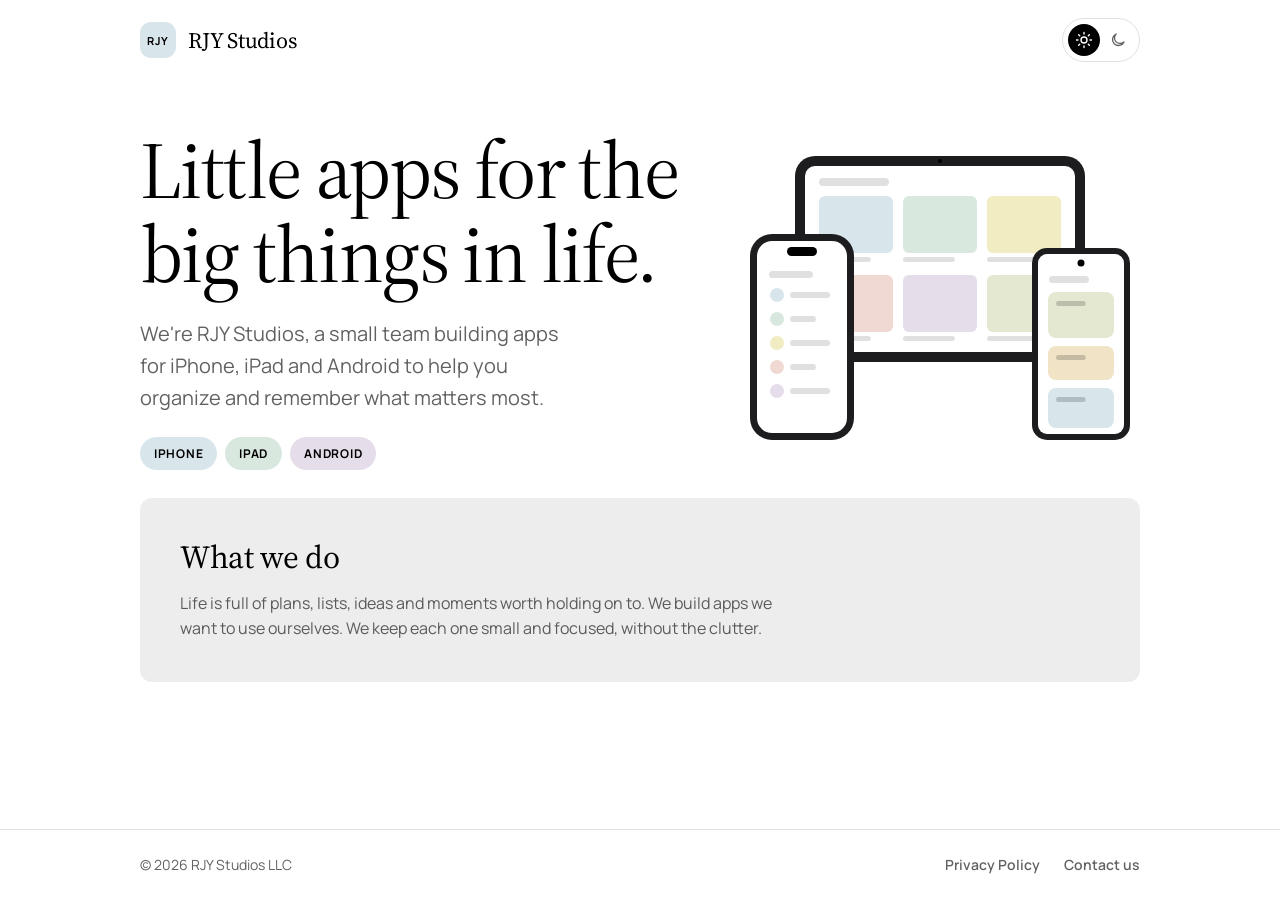
<file: index.html>
<!doctype html>
<html lang="en">
<head>
  <meta charset="utf-8">
  <meta name="viewport" content="width=device-width, initial-scale=1, viewport-fit=cover">
  <title>RJY Studios</title>
  <meta name="description" content="RJY Studios is a small team building apps for iPhone, iPad and Android to help you organize and remember what matters most.">
  <meta name="theme-color" content="#ffffff" media="(prefers-color-scheme: light)">
  <meta name="theme-color" content="#000000" media="(prefers-color-scheme: dark)">
  <link rel="icon" href="assets/favicon.svg" type="image/svg+xml">
  <link rel="preconnect" href="https://fonts.googleapis.com">
  <link rel="preconnect" href="https://fonts.gstatic.com" crossorigin>
  <link rel="stylesheet" href="https://fonts.googleapis.com/css2?family=Manrope:wght@400;500;600;700&amp;family=Source+Serif+4:opsz,wght@8..60,400&amp;display=swap">
  <link rel="stylesheet" href="assets/site.css">
  <script src="assets/theme.js"></script>
</head>
<body>
  <header class="site">
    <div class="in">
      <a class="brand" href="./" aria-label="RJY Studios home">
        <span class="mark" aria-hidden="true">RJY</span>
        <span class="wordmark">RJY Studios</span>
      </a>
      <button class="theme-toggle" type="button" aria-label="Switch to dark mode">
        <span class="tt-sun" aria-hidden="true"><svg width="18" height="18" viewBox="0 0 24 24" fill="none" stroke="currentColor" stroke-width="1.8" stroke-linecap="round" stroke-linejoin="round"><circle cx="12" cy="12" r="4"/><path d="M12 2v2M12 20v2M4.9 4.9l1.4 1.4M17.7 17.7l1.4 1.4M2 12h2M20 12h2M4.9 19.1l1.4-1.4M17.7 6.3l1.4-1.4"/></svg></span>
        <span class="tt-moon" aria-hidden="true"><svg width="18" height="18" viewBox="0 0 24 24" fill="none" stroke="currentColor" stroke-width="1.8" stroke-linecap="round" stroke-linejoin="round"><path d="M20 14.5A8 8 0 1 1 9.5 4a6.5 6.5 0 0 0 10.5 10.5z"/></svg></span>
      </button>
    </div>
  </header>

  <main>
    <section class="hero">
      <div class="in">
        <div>
          <h1>Little apps for the big things in life.</h1>
          <p>We're RJY Studios, a small team building apps for iPhone, iPad and Android to help you organize and remember what matters most.</p>
          <ul class="chips" aria-label="Platforms">
            <li>iPhone</li>
            <li>iPad</li>
            <li>Android</li>
          </ul>
        </div>
        <svg class="devart v-a" viewBox="0 0 400 306" role="img" aria-label="An iPad, an iPhone and an Android phone showing simple pastel app screens">
          <g transform="rotate(0 200.0 113.0)">
          <rect class="d-body" x="55" y="10" width="290" height="206" rx="20"/>
          <rect class="d-screen" x="65" y="20" width="270" height="186" rx="10"/>
          <rect class="d-ui" x="79" y="32" width="70" height="8" rx="4"/>
          <rect x="79.0" y="50.0" width="74.0" height="57.0" rx="6" fill="#D8E6EC"/>
          <rect class="d-ui" x="79.0" y="111.0" width="51.8" height="5" rx="2.5"/>
          <rect x="163.0" y="50.0" width="74.0" height="57.0" rx="6" fill="#D9E8DF"/>
          <rect class="d-ui" x="163.0" y="111.0" width="51.8" height="5" rx="2.5"/>
          <rect x="247.0" y="50.0" width="74.0" height="57.0" rx="6" fill="#F2ECC2"/>
          <rect class="d-ui" x="247.0" y="111.0" width="51.8" height="5" rx="2.5"/>
          <rect x="79.0" y="129.0" width="74.0" height="57.0" rx="6" fill="#F0D9D2"/>
          <rect class="d-ui" x="79.0" y="190.0" width="51.8" height="5" rx="2.5"/>
          <rect x="163.0" y="129.0" width="74.0" height="57.0" rx="6" fill="#E6DDEA"/>
          <rect class="d-ui" x="163.0" y="190.0" width="51.8" height="5" rx="2.5"/>
          <rect x="247.0" y="129.0" width="74.0" height="57.0" rx="6" fill="#E4E8D0"/>
          <rect class="d-ui" x="247.0" y="190.0" width="51.8" height="5" rx="2.5"/>
          <circle class="d-cam" cx="200.0" cy="15.0" r="2"/>
          </g>
          <g transform="rotate(0 341.0 198.0)">
          <rect class="d-body" x="292" y="102" width="98" height="192" rx="15"/>
          <rect class="d-screen" x="298" y="108" width="86" height="180" rx="9"/>
          <rect class="d-ui" x="309" y="130" width="40" height="7" rx="3.5"/>
          <rect x="308" y="146" width="66" height="46" rx="8" fill="#E4E8D0"/>
          <rect x="316" y="155" width="29.7" height="5" rx="2.5" fill="#000" opacity="0.18"/>
          <rect x="308" y="200" width="66" height="34" rx="8" fill="#F1E3C6"/>
          <rect x="316" y="209" width="29.7" height="5" rx="2.5" fill="#000" opacity="0.18"/>
          <rect x="308" y="242" width="66" height="40" rx="8" fill="#D8E6EC"/>
          <rect x="316" y="251" width="29.7" height="5" rx="2.5" fill="#000" opacity="0.18"/>
          <circle class="d-cam" cx="341.0" cy="117" r="3.5"/>
          </g>
          <g transform="rotate(0 62.0 191.0)">
          <rect class="d-body" x="10" y="88" width="104" height="206" rx="22"/>
          <rect class="d-screen" x="17" y="95" width="90" height="192" rx="15"/>
          <rect class="d-ui" x="29" y="125" width="44" height="7" rx="3.5"/>
          <circle cx="37" cy="149" r="7" fill="#D8E6EC"/>
          <rect class="d-ui" x="50" y="146" width="40" height="6" rx="3"/>
          <circle cx="37" cy="173" r="7" fill="#D9E8DF"/>
          <rect class="d-ui" x="50" y="170" width="26" height="6" rx="3"/>
          <circle cx="37" cy="197" r="7" fill="#F2ECC2"/>
          <rect class="d-ui" x="50" y="194" width="40" height="6" rx="3"/>
          <circle cx="37" cy="221" r="7" fill="#F0D9D2"/>
          <rect class="d-ui" x="50" y="218" width="26" height="6" rx="3"/>
          <circle cx="37" cy="245" r="7" fill="#E6DDEA"/>
          <rect class="d-ui" x="50" y="242" width="40" height="6" rx="3"/>
          <rect class="d-cam" x="47.0" y="101" width="30" height="9" rx="4.5"/>
          </g>
          </svg>
      </div>
    </section>

    <section class="cards">
      <div class="in">
        <div class="card what">
          <h2>What we do</h2>
          <p>Life is full of plans, lists, ideas and moments worth holding on to. We build apps we want to use ourselves. We keep each one small and focused, without the clutter.</p>
        </div>
      </div>
    </section>
  </main>

  <footer class="site">
    <div class="in">
      <span>© 2026 RJY Studios LLC</span>
      <nav aria-label="Footer">
        <a href="privacy/">Privacy Policy</a>
        <a href="mailto:james@rjystudios.com">Contact us</a>
      </nav>
    </div>
  </footer>
</body>
</html>
</file>
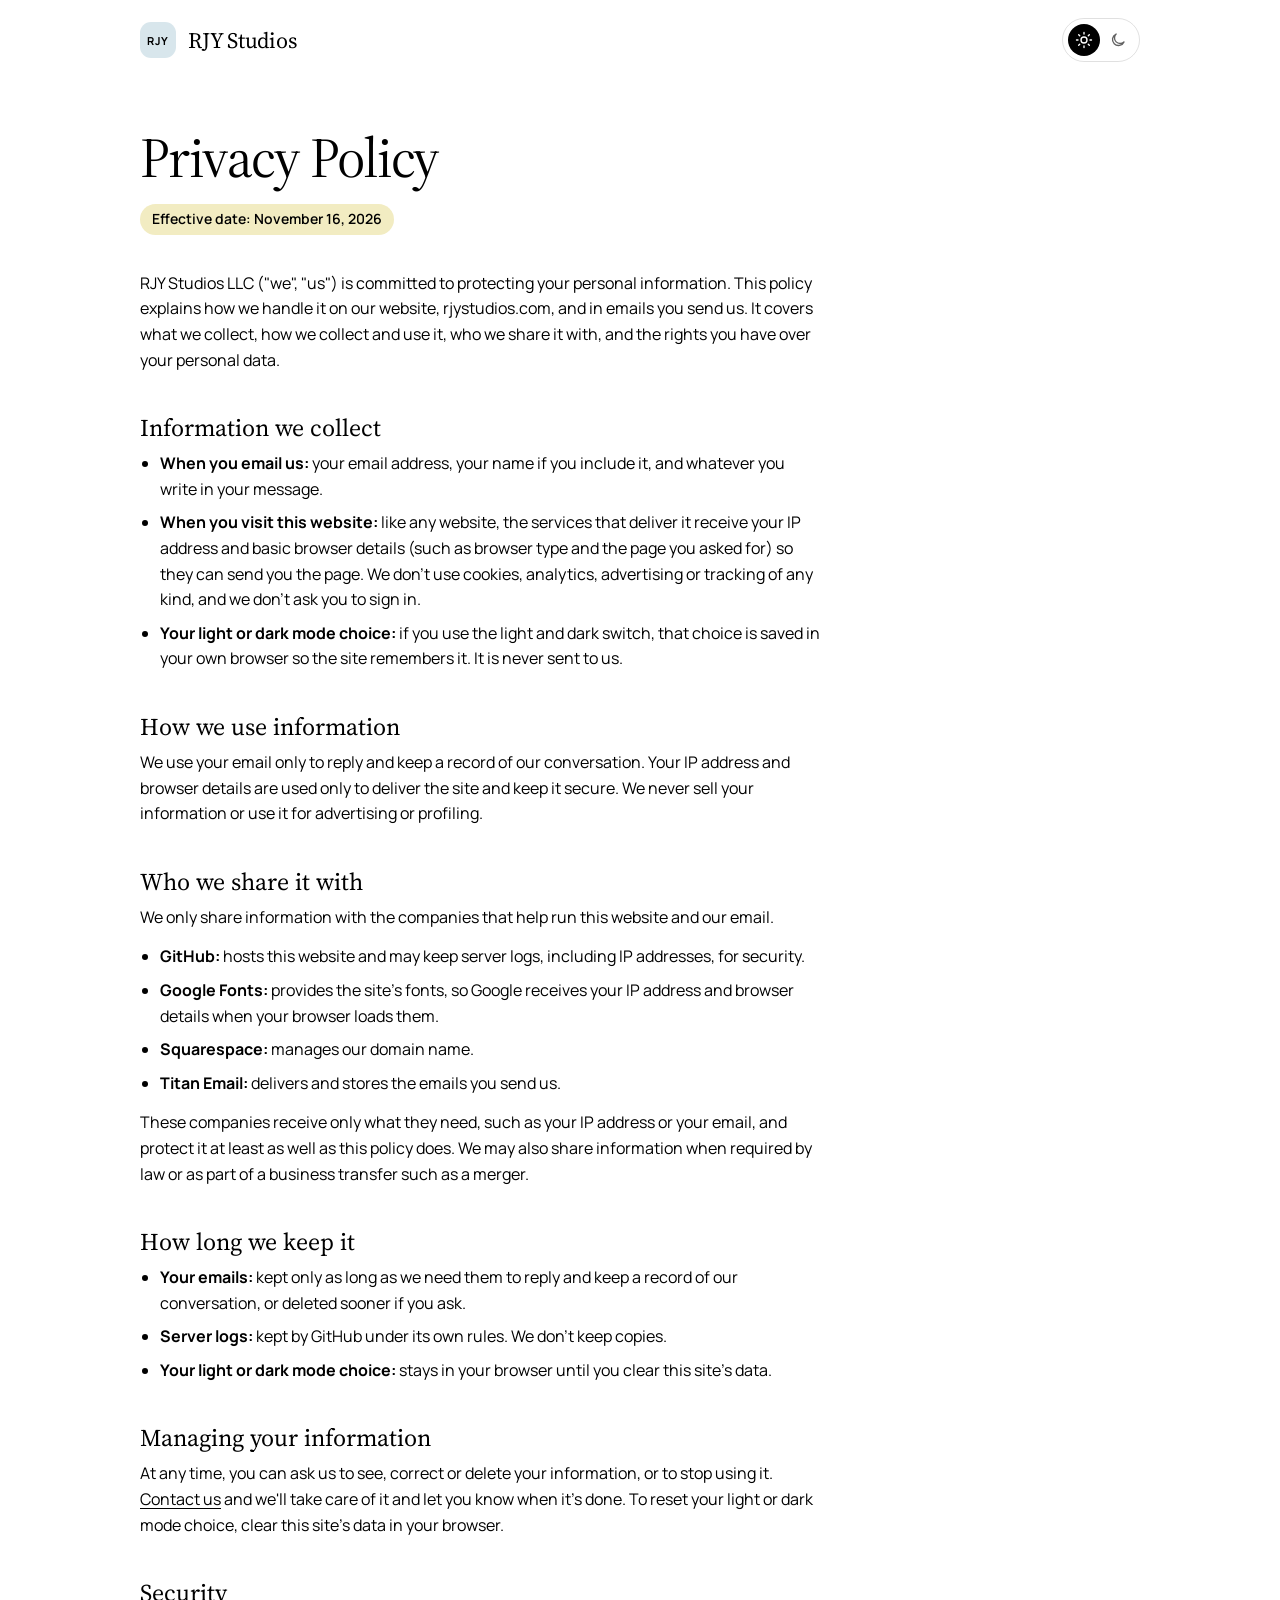
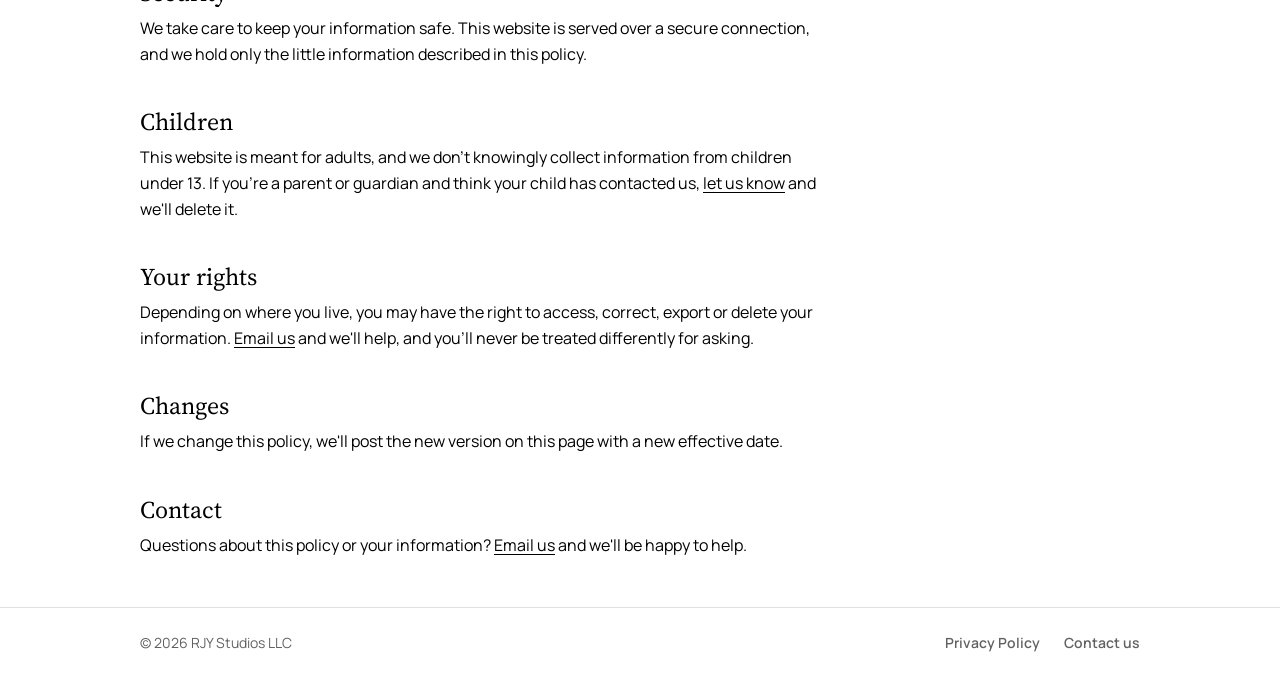
<file: privacy/index.html>
<!doctype html>
<html lang="en">
<head>
  <meta charset="utf-8">
  <meta name="viewport" content="width=device-width, initial-scale=1, viewport-fit=cover">
  <title>Privacy Policy · RJY Studios</title>
  <meta name="description" content="How RJY Studios collects, uses and protects information on rjystudios.com and in emails you send us.">
  <meta name="theme-color" content="#ffffff" media="(prefers-color-scheme: light)">
  <meta name="theme-color" content="#000000" media="(prefers-color-scheme: dark)">
  <link rel="icon" href="../assets/favicon.svg" type="image/svg+xml">
  <link rel="preconnect" href="https://fonts.googleapis.com">
  <link rel="preconnect" href="https://fonts.gstatic.com" crossorigin>
  <link rel="stylesheet" href="https://fonts.googleapis.com/css2?family=Manrope:wght@400;500;600;700&amp;family=Source+Serif+4:opsz,wght@8..60,400&amp;display=swap">
  <link rel="stylesheet" href="../assets/site.css">
  <script src="../assets/theme.js"></script>
</head>
<body>
  <header class="site">
    <div class="in">
      <a class="brand" href="../" aria-label="RJY Studios home">
        <span class="mark" aria-hidden="true">RJY</span>
        <span class="wordmark">RJY Studios</span>
      </a>
      <button class="theme-toggle" type="button" aria-label="Switch to dark mode">
        <span class="tt-sun" aria-hidden="true"><svg width="18" height="18" viewBox="0 0 24 24" fill="none" stroke="currentColor" stroke-width="1.8" stroke-linecap="round" stroke-linejoin="round"><circle cx="12" cy="12" r="4"/><path d="M12 2v2M12 20v2M4.9 4.9l1.4 1.4M17.7 17.7l1.4 1.4M2 12h2M20 12h2M4.9 19.1l1.4-1.4M17.7 6.3l1.4-1.4"/></svg></span>
        <span class="tt-moon" aria-hidden="true"><svg width="18" height="18" viewBox="0 0 24 24" fill="none" stroke="currentColor" stroke-width="1.8" stroke-linecap="round" stroke-linejoin="round"><path d="M20 14.5A8 8 0 1 1 9.5 4a6.5 6.5 0 0 0 10.5 10.5z"/></svg></span>
      </button>
    </div>
  </header>

  <main class="doc">
    <div class="in">
      <article>
        <h1>Privacy Policy</h1>
        <p class="date">Effective date: November 16, 2026</p>
        <p>RJY Studios LLC ("we", "us") is committed to protecting your personal information. This policy explains how we handle it on our website, rjystudios.com, and in emails you send us. It covers what we collect, how we collect and use it, who we share it with, and the rights you have over your personal data.</p>

        <h2>Information we collect</h2>
        <ul>
          <li><strong>When you email us:</strong> your email address, your name if you include it, and whatever you write in your message.</li>
          <li><strong>When you visit this website:</strong> like any website, the services that deliver it receive your IP address and basic browser details (such as browser type and the page you asked for) so they can send you the page. We don't use cookies, analytics, advertising or tracking of any kind, and we don't ask you to sign in.</li>
          <li><strong>Your light or dark mode choice:</strong> if you use the light and dark switch, that choice is saved in your own browser so the site remembers it. It is never sent to us.</li>
        </ul>

        <h2>How we use information</h2>
        <p>We use your email only to reply and keep a record of our conversation. Your IP address and browser details are used only to deliver the site and keep it secure. We never sell your information or use it for advertising or profiling.</p>

        <h2>Who we share it with</h2>
        <p>We only share information with the companies that help run this website and our email.</p>
        <ul>
          <li><strong>GitHub:</strong> hosts this website and may keep server logs, including IP addresses, for security.</li>
          <li><strong>Google Fonts:</strong> provides the site's fonts, so Google receives your IP address and browser details when your browser loads them.</li>
          <li><strong>Squarespace:</strong> manages our domain name.</li>
          <li><strong>Titan Email:</strong> delivers and stores the emails you send us.</li>
        </ul>
        <p>These companies receive only what they need, such as your IP address or your email, and protect it at least as well as this policy does. We may also share information when required by law or as part of a business transfer such as a merger.</p>

        <h2>How long we keep it</h2>
        <ul>
          <li><strong>Your emails:</strong> kept only as long as we need them to reply and keep a record of our conversation, or deleted sooner if you ask.</li>
          <li><strong>Server logs:</strong> kept by GitHub under its own rules. We don't keep copies.</li>
          <li><strong>Your light or dark mode choice:</strong> stays in your browser until you clear this site's data.</li>
        </ul>

        <h2>Managing your information</h2>
        <p>At any time, you can ask us to see, correct or delete your information, or to stop using it. <a href="mailto:james@rjystudios.com">Contact us</a> and we'll take care of it and let you know when it's done. To reset your light or dark mode choice, clear this site's data in your browser.</p>

        <h2>Security</h2>
        <p>We take care to keep your information safe. This website is served over a secure connection, and we hold only the little information described in this policy.</p>

        <h2>Children</h2>
        <p>This website is meant for adults, and we don't knowingly collect information from children under 13. If you're a parent or guardian and think your child has contacted us, <a href="mailto:james@rjystudios.com">let us know</a> and we'll delete it.</p>

        <h2>Your rights</h2>
        <p>Depending on where you live, you may have the right to access, correct, export or delete your information. <a href="mailto:james@rjystudios.com">Email us</a> and we'll help, and you'll never be treated differently for asking.</p>

        <h2>Changes</h2>
        <p>If we change this policy, we'll post the new version on this page with a new effective date.</p>

        <h2>Contact</h2>
        <p>Questions about this policy or your information? <a href="mailto:james@rjystudios.com">Email us</a> and we'll be happy to help.</p>
      </article>
    </div>
  </main>

  <footer class="site">
    <div class="in">
      <span>© 2026 RJY Studios LLC</span>
      <nav aria-label="Footer">
        <a href="./" aria-current="page">Privacy Policy</a>
        <a href="mailto:james@rjystudios.com">Contact us</a>
      </nav>
    </div>
  </footer>
</body>
</html>
</file>
<file: assets/site.css>
/* RJY Studios website. Look: Nooch's pastels on white (or black in dark mode), Source Serif 4 headings, Manrope text, soft rounded shapes.
   Dark mode follows the device setting, with Nooch's dark colours; pastel surfaces keep black text in both modes, as in Nooch. */
:root {
  --bg: #ffffff;
  --ink: #000000;
  --mu: rgba(0, 0, 0, 0.62);
  --ln: rgba(0, 0, 0, 0.12);
  --gr: rgba(0, 0, 0, 0.07); /* Nooch's light grey */
  --on-pastel: #000000;
  --on-pastel-mu: rgba(0, 0, 0, 0.62);
  /* Nooch's recipe category pastels */
  --sky: #D8E6EC;
  --mint: #D9E8DF;
  --lime: #E4E8D0;
  --butter: #F2ECC2;
  --sand: #F1E3C6;
  --tan: #E3D2BF;
  --lilac: #E6DDEA;
  --blush: #F0D9D2;
  --serif: "Source Serif 4", Georgia, "Times New Roman", serif;
  --sans: "Manrope", -apple-system, system-ui, "Segoe UI", Roboto, sans-serif;
  color-scheme: light;
}
/* Dark mode (Nooch's dark colours). The data-theme lines also let a viewer with its own light/dark switch override the device. */
@media (prefers-color-scheme: dark) {
  :root:not([data-theme="light"]) { --bg: #000000; --ink: #ffffff; --mu: rgba(255, 255, 255, 0.64); --ln: rgba(255, 255, 255, 0.16); --gr: rgba(255, 255, 255, 0.14); color-scheme: dark; }
}
:root[data-theme="dark"] { --bg: #000000; --ink: #ffffff; --mu: rgba(255, 255, 255, 0.64); --ln: rgba(255, 255, 255, 0.16); --gr: rgba(255, 255, 255, 0.14); color-scheme: dark; }

* { box-sizing: border-box; }
html { -webkit-text-size-adjust: 100%; }
body {
  margin: 0;
  background: var(--bg);
  color: var(--ink);
  font: 16px/1.6 var(--sans);
  /* Keep the footer at the bottom of the window when the page is shorter than the window. */
  min-height: 100vh;
  min-height: 100dvh;
  display: flex;
  flex-direction: column;
}
main { flex: 1 0 auto; }
a { color: inherit; }
:focus-visible { outline: 2px solid var(--ink); outline-offset: 3px; border-radius: 6px; }

.in {
  width: 100%;
  max-width: 1080px;
  margin: 0 auto;
  padding-left: max(16px, env(safe-area-inset-left, 0px));
  padding-right: max(16px, env(safe-area-inset-right, 0px));
}
@media (min-width: 700px) {
  .in { padding-left: max(40px, env(safe-area-inset-left, 0px)); padding-right: max(40px, env(safe-area-inset-right, 0px)); }
}

/* Header */
header.site .in { display: flex; align-items: center; justify-content: space-between; gap: 16px; padding-block: 18px; }
.brand { display: flex; align-items: center; gap: 12px; text-decoration: none; }
.mark {
  width: 36px; height: 36px; border-radius: 11px; flex: none;
  background: var(--sky); color: var(--on-pastel);
  display: grid; place-items: center;
  font: 700 11px var(--sans); letter-spacing: 0.06em;
}
.wordmark { font: 400 22px/1 var(--serif); letter-spacing: -0.01em; }

/* Light / dark toggle: sun and moon in one pill; the active one sits on a black circle (white in dark mode). 44 px tall. */
.theme-toggle {
  display: inline-flex; align-items: center; gap: 2px; padding: 5px; flex: none;
  border: 1px solid var(--ln); border-radius: 999px; background: transparent;
  color: var(--mu); cursor: pointer; font: inherit;
}
.theme-toggle:hover { color: var(--ink); }
.theme-toggle span { width: 32px; height: 32px; border-radius: 50%; display: grid; place-items: center; transition: background-color 0.2s, color 0.2s; }
:root:not([data-theme="dark"]) .tt-sun,
:root[data-theme="dark"] .tt-moon { background: var(--ink); color: var(--bg); }
@media (prefers-reduced-motion: reduce) { .theme-toggle span { transition: none; } }


/* Home: hero */
.hero .in { display: grid; grid-template-columns: 1fr; gap: 36px; align-items: center; padding-block: clamp(20px, 4vw, 48px) 28px; } /* bottom: same 28px visible gap as above the tags */
@media (min-width: 820px) { .hero .in { grid-template-columns: minmax(0, 1fr) 400px; } }
.hero h1 {
  font: 400 clamp(42px, 7vw, 80px)/1.05 var(--serif);
  letter-spacing: -0.02em; margin: 0; text-wrap: balance;
}
.hero p { font-size: clamp(17px, 2vw, 20px); color: var(--mu); margin: 22px 0 0; max-width: 36ch; }
.chips { display: flex; flex-wrap: wrap; gap: 8px; list-style: none; margin: 23px 0 0; padding: 0; } /* 23px + the 5px under the intro's last line = 28px visible */
.chips li {
  font-size: 12px; font-weight: 700; letter-spacing: 0.06em; text-transform: uppercase;
  border-radius: 999px; padding: 7px 14px; color: var(--on-pastel);
}
.chips li:nth-child(1) { background: var(--sky); }
.chips li:nth-child(2) { background: var(--mint); }
.chips li:nth-child(3) { background: var(--lilac); }

/* Hero illustration: an iPad with an iPhone and an Android phone in front (inline SVG in index.html). */
.devart { width: 100%; max-width: 400px; height: auto; justify-self: center; } /* 400px everywhere; narrower only when the screen is */
.devart .d-body { fill: #1d1d1f; }
.devart .d-screen { fill: #ffffff; }
.devart .d-ui { fill: rgba(0, 0, 0, 0.12); }
.devart .d-cam { fill: #000000; }
@media (prefers-color-scheme: dark) {
  :root:not([data-theme="light"]) .devart .d-body { fill: #3a3a3c; }
  :root:not([data-theme="light"]) .devart .d-screen { fill: #161616; }
  :root:not([data-theme="light"]) .devart .d-ui { fill: rgba(255, 255, 255, 0.16); }
}
:root[data-theme="dark"] .devart .d-body { fill: #3a3a3c; }
:root[data-theme="dark"] .devart .d-screen { fill: #161616; }
:root[data-theme="dark"] .devart .d-ui { fill: rgba(255, 255, 255, 0.16); }

/* Home: cards */
.cards .in { display: grid; grid-template-columns: 1fr; gap: 16px; padding-block: 0 clamp(32px, 4vw, 48px); }
.card { color: var(--ink); border-radius: 12px; padding: clamp(24px, 3.4vw, 40px); min-width: 0; }
.card.what { background: var(--gr); }
.card h2 { font: 400 clamp(24px, 2.8vw, 32px)/1.2 var(--serif); letter-spacing: -0.01em; margin: 0; }
.card p { margin: 14px 0 0; color: var(--mu); max-width: 60ch; }

/* Privacy Policy and other text pages */
.doc .in { padding-block: clamp(20px, 4vw, 48px) clamp(32px, 4vw, 48px); } /* same as the home page: under the header, and above the footer */
.doc article > :last-child { margin-bottom: 0; }
.doc article { max-width: 68ch; }
.doc h1 { font: 400 clamp(38px, 5.5vw, 56px)/1.08 var(--serif); letter-spacing: -0.02em; margin: 0 0 16px; }
.doc .date { display: inline-block; background: var(--butter); color: var(--on-pastel); border-radius: 999px; padding: 4px 12px; font-size: 14px; font-weight: 600; margin: 0 0 36px; }
.doc h2 { font: 400 24px/1.25 var(--serif); margin: 40px 0 8px; }
.doc p { margin: 0 0 14px; }
.doc ul { margin: 0 0 14px; padding-left: 20px; display: grid; gap: 8px; }
.doc a { text-underline-offset: 3px; }

/* Footer */
footer.site { border-top: 1px solid var(--ln); color: var(--mu); font-size: 14px; }
footer.site .in {
  display: flex; flex-wrap: wrap; justify-content: space-between; gap: 12px 24px;
  padding-block: 24px calc(24px + env(safe-area-inset-bottom, 0px));
}
footer.site nav { display: flex; flex-wrap: wrap; gap: 4px 24px; }
footer.site a { text-decoration: none; font-weight: 600; }
footer.site a:hover { color: var(--ink); text-decoration: underline; }
</file>
